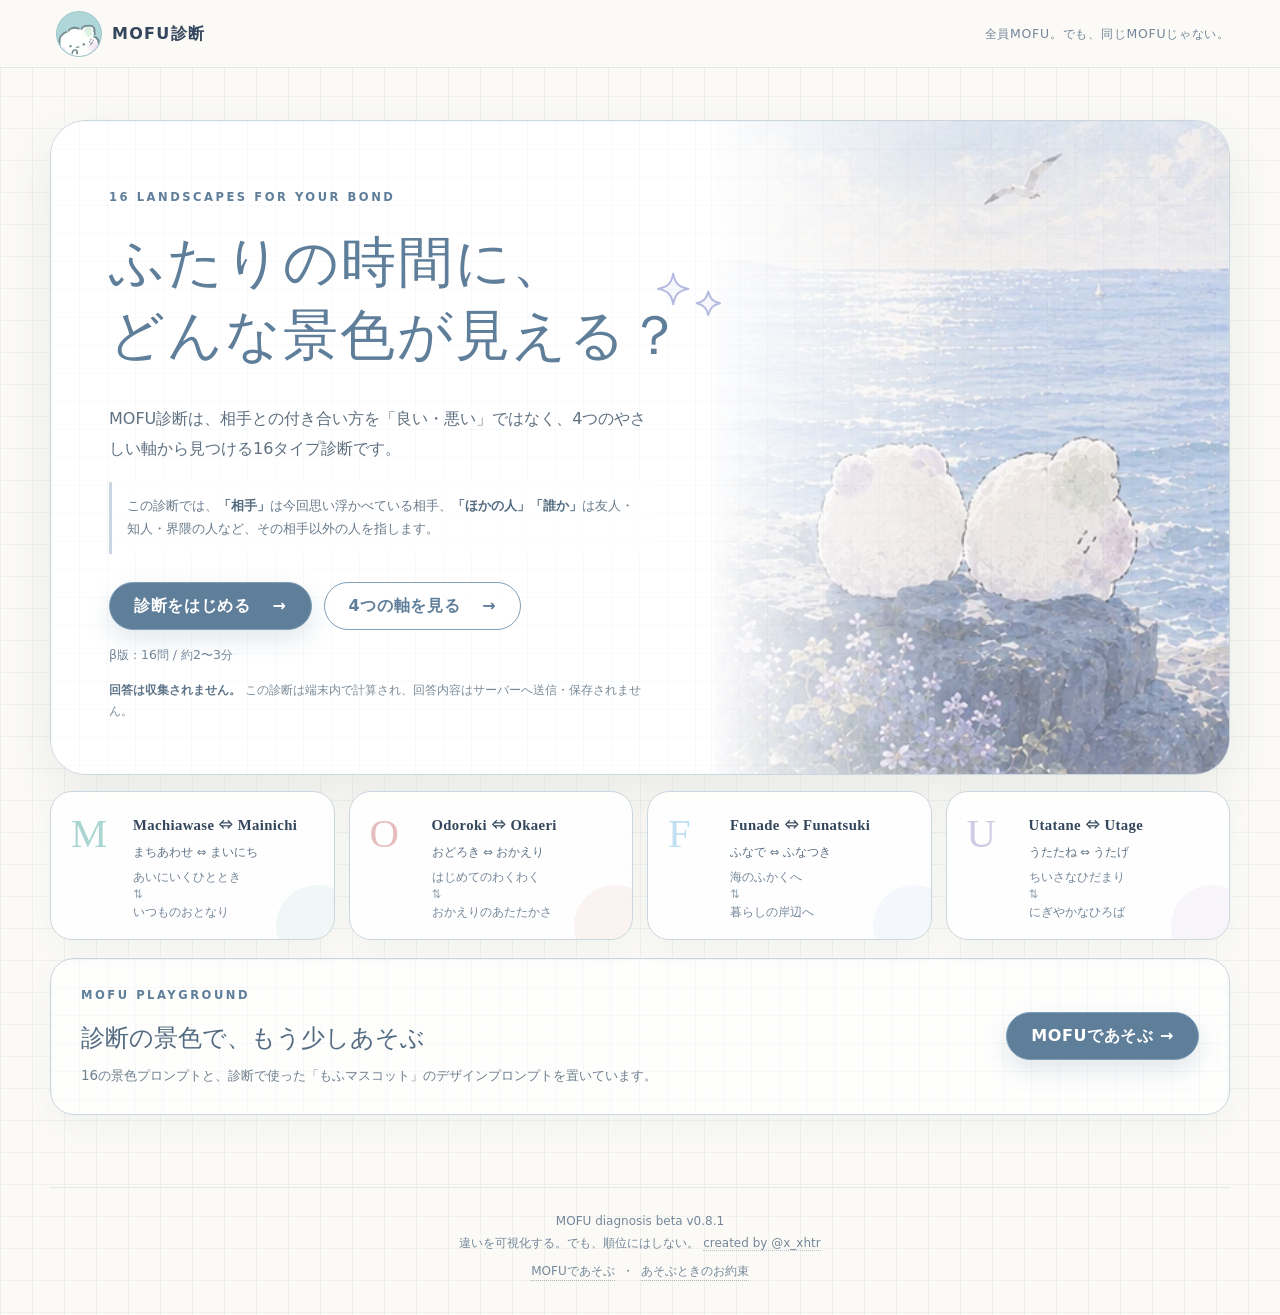
<file: index.html>
<!doctype html>
<html lang="ja">
<head>
  <meta charset="utf-8" />
  <meta name="viewport" content="width=device-width, initial-scale=1, viewport-fit=cover" />
  <meta name="theme-color" content="#8aa7bf" />
  <meta name="description" content="相手との付き合い方を、優劣ではなく景色として見つける16タイプ診断。回答は端末内で処理され、収集されません。" />
  <meta name="referrer" content="no-referrer" />
  <link rel="canonical" href="https://x-xhtr.github.io/mofu-diagnosis/" />
  <meta property="og:type" content="website" />
  <meta property="og:url" content="https://x-xhtr.github.io/mofu-diagnosis/" />
  <meta property="og:title" content="MOFU診断" />
  <meta property="og:description" content="ふたりの時間に、どんな景色が見える？ 4つのやさしい軸から見つける16タイプ診断。" />
  <meta property="og:image" content="https://x-xhtr.github.io/mofu-diagnosis/assets/social/mofu-card.jpg" />
  <meta property="og:image:width" content="1200" />
  <meta property="og:image:height" content="630" />
  <meta name="twitter:card" content="summary_large_image" />
  <meta name="twitter:site" content="@x_xhtr" />
  <meta name="twitter:creator" content="@x_xhtr" />
  <meta name="twitter:title" content="MOFU診断" />
  <meta name="twitter:description" content="ふたりの時間に、どんな景色が見える？ 4つのやさしい軸から見つける16タイプ診断。" />
  <meta name="twitter:image" content="https://x-xhtr.github.io/mofu-diagnosis/assets/social/mofu-card.jpg" />
  <title>MOFU診断</title>
  <link rel="manifest" href="manifest.webmanifest" />
  <link rel="icon" href="icons/icon-192.png" />
  <link rel="apple-touch-icon" href="icons/icon-192.png" />
  <link rel="stylesheet" href="styles.css" />
</head>
<body>
  <div class="app-shell">
    <header class="topbar">
      <button class="brand" data-go="home" aria-label="MOFU診断 ホームへ">
        <span class="brand-mark"><img src="assets/branding/ai-icon.webp" alt="" /></span>
        <span>MOFU診断</span>
      </button>
      <div class="topbar-note">全員MOFU。でも、同じMOFUじゃない。</div>
    </header>

    <main id="app" class="page" aria-live="polite"></main>

    <footer class="footer">
      <div class="footer-line">MOFU diagnosis beta v0.8.1</div>
      <div class="footer-line">違いを可視化する。でも、順位にはしない。 <a href="https://x.com/x_xhtr" target="_blank" rel="noreferrer">created by @x_xhtr</a></div>
      <nav class="footer-nav" aria-label="サイト内リンク"><a href="prompts.html">MOFUであそぶ</a><span>・</span><a href="rules.html">あそぶときのお約束</a></nav>
    </footer>
  </div>

  <template id="home-template">
    <section class="hero home-hero">
      <div class="hero-copy">
        <p class="eyebrow">16 landscapes for your bond</p>
        <div class="hero-title-wrap">
          <h1><span class="hero-line">ふたりの時間に、</span><span class="hero-line hero-accent">どんな景色が見える？</span></h1>
          <svg class="title-sparkles" viewBox="0 0 80 58" aria-hidden="true">
            <path d="M18 3 C20 14 24 18 35 20 C24 22 20 26 18 37 C16 26 12 22 1 20 C12 18 16 14 18 3Z" />
            <path d="M57 23 C59 31 62 34 70 36 C62 38 59 41 57 49 C55 41 52 38 44 36 C52 34 55 31 57 23Z" />
          </svg>
        </div>
        <p class="lead">MOFU診断は、相手との付き合い方を「良い・悪い」ではなく、4つのやさしい軸から見つける16タイプ診断です。</p>
        <p class="term-note">この診断では、<strong>「相手」</strong>は今回思い浮かべている相手、<strong>「ほかの人」「誰か」</strong>は友人・知人・界隈の人など、その相手以外の人を指します。</p>
        <div class="hero-actions">
          <button class="primary-btn" id="start-btn">診断をはじめる <span aria-hidden="true">→</span></button>
          <button class="ghost-btn" id="about-btn">4つの軸を見る <span aria-hidden="true">→</span></button>
        </div>
        <p class="tiny-note">β版：16問 / 約2〜3分</p>
        <p class="privacy-note"><strong>回答は収集されません。</strong>この診断は端末内で計算され、回答内容はサーバーへ送信・保存されません。</p>
      </div>
      <div class="hero-visual" role="img" aria-label="海辺でふたりのマスコットが海を眺めているイラスト">
        <div class="hero-image-fade"></div>
      </div>
    </section>

    <section class="intro-cards" id="axes" aria-label="4つのMOFU軸">
      <article class="mini-card m-color"><span class="axis-letter">M</span><div><h2>Machiawase ⇔ Mainichi</h2><p class="axis-kana">まちあわせ ⇔ まいにち</p><p class="axis-pair"><span>あいにいくひととき</span><span class="axis-pair-arrow">⇅</span><span>いつものおとなり</span></p></div></article>
      <article class="mini-card o-color"><span class="axis-letter">O</span><div><h2>Odoroki ⇔ Okaeri</h2><p class="axis-kana">おどろき ⇔ おかえり</p><p class="axis-pair"><span>はじめてのわくわく</span><span class="axis-pair-arrow">⇅</span><span>おかえりのあたたかさ</span></p></div></article>
      <article class="mini-card f-color"><span class="axis-letter">F</span><div><h2>Funade ⇔ Funatsuki</h2><p class="axis-kana">ふなで ⇔ ふなつき</p><p class="axis-pair"><span>海のふかくへ</span><span class="axis-pair-arrow">⇅</span><span>暮らしの岸辺へ</span></p></div></article>
      <article class="mini-card u-color"><span class="axis-letter">U</span><div><h2>Utatane ⇔ Utage</h2><p class="axis-kana">うたたね ⇔ うたげ</p><p class="axis-pair"><span>ちいさなひだまり</span><span class="axis-pair-arrow">⇅</span><span>にぎやかなひろば</span></p></div></article>
    </section>

    <section class="bonus-panel panel-grid" aria-label="MOFUのおまけ">
      <div>
        <p class="eyebrow">MOFU playground</p>
        <h2>診断の景色で、もう少しあそぶ</h2>
        <p>16の景色プロンプトと、診断で使った「もふマスコット」のデザインプロンプトを置いています。</p>
      </div>
      <a class="primary-btn button-link" href="prompts.html">MOFUであそぶ →</a>
    </section>
  </template>

  <template id="quiz-template">
    <section class="quiz-wrap">
      <div class="quiz-head">
        <div>
          <p class="eyebrow">Question <span id="question-label">01</span></p>
          <h1>今のあなたに近いほうを選んでください</h1>
        </div>
        <div class="progress-copy"><span id="q-now">1</span> / <span id="q-total">16</span></div>
      </div>
      <div class="progress-track" aria-hidden="true"><div id="progress-fill"></div></div>

      <article class="question-card panel-grid">
        <div class="q-mascot" aria-hidden="true"><img src="assets/mascots/user.webp" alt=""></div>
        <div class="question-content">
          <div class="choice-pair">
            <div class="choice-side left-side a-side"><span class="side-label side-label-a">A</span><p id="left-text"></p></div>
            <div class="pair-arrow" aria-hidden="true">⇄</div>
            <div class="choice-side right-side b-side"><span class="side-label side-label-b">B</span><p id="right-text"></p></div>
          </div>

          <fieldset class="scale-fieldset">
            <legend>どちらに近いですか</legend>
            <div class="scale-options" id="scale-options"></div>
          </fieldset>

          <div class="quiz-nav">
            <button class="ghost-btn" id="prev-btn">← ひとつ戻る</button>
            <button class="primary-btn" id="next-btn" disabled>次へ →</button>
          </div>
        </div>
      </article>
      <p class="tiny-note center">迷ったら「まんなか」で大丈夫です。今の感覚に近いほうを選んでください。</p>
    </section>
  </template>

  <template id="tie-template">
    <section class="quiz-wrap tie-wrap">
      <div class="quiz-head">
        <div>
          <p class="eyebrow">One more choice</p>
          <h1>この軸は、ちょうど真ん中でした</h1>
        </div>
        <div class="progress-copy" id="tie-count">1 / 1</div>
      </div>
      <article class="question-card tie-card panel-grid">
        <div class="q-mascot" aria-hidden="true"><img src="assets/mascots/pair.webp" alt=""></div>
        <div class="question-content">
          <p class="tie-note">バーは真ん中のままです。結果カードを1枚選ぶためだけに、どちらがほんの少し近いか選んでね。</p>
          <h2 class="tie-axis" id="tie-axis"></h2>
          <div class="tie-choices">
            <button class="tie-choice tie-choice-a" id="tie-left-btn"><span class="tie-side-label">A</span><strong id="tie-left"></strong></button>
            <button class="tie-choice tie-choice-b" id="tie-right-btn"><span class="tie-side-label">B</span><strong id="tie-right"></strong></button>
          </div>
        </div>
      </article>
    </section>
  </template>

  <template id="result-template">
    <section class="result-wrap">
      <div class="result-head">
        <div>
          <p class="eyebrow">Your MOFU landscape</p>
          <h1 id="result-title"></h1>
          <p id="result-category" class="category-pill"></p>
          <p id="result-mofu" class="mofu-line"></p>
        </div>
        <img src="assets/mascots/ai.webp" class="result-mascot" alt="AIマスコット" />
      </div>

      <div class="result-grid">
        <div class="result-card-frame">
          <img id="result-card" alt="診断結果カード" />
        </div>
        <div class="result-details">
          <article class="detail-card">
            <h2>この景色について</h2>
            <p id="result-description"></p>
          </article>

          <article class="detail-card">
            <h2>4つのMOFUバランス</h2>
            <div id="axis-results" class="axis-results"></div>
            <p class="tiny-note">●は回答から出した相対的な位置。16タイプは、その時点でいちばん近い景色です。</p>
          </article>

          <article class="detail-card mofu-explain-card">
            <h2>あなたの4つのMOFU</h2>
            <p class="mofu-explain-intro">4つの軸それぞれについて、今回の回答で少し近かった景色を紹介します。どちらが優れているという意味ではなく、今の傾向を読むためのものです。</p>
            <div id="mofu-explanations" class="mofu-explanations"></div>
          </article>

          <article class="detail-card share-card">
            <h2>シェア画像</h2>
            <p class="share-lead">結果イラストとMOFUバランスから、共有用の画像を1枚つくれます。まずは下のボタンで作ってみてね。</p>
            <div class="share-actions">
              <button class="primary-btn" id="build-share-btn">シェア画像を作る</button>
              <button class="ghost-btn" id="download-share-btn" hidden>シェア画像を保存</button>
              <button class="ghost-btn" id="share-share-btn" hidden>画像つきでシェア</button>
              <button class="x-share-btn" id="share-x-btn">Xでシェア</button>
            </div>
            <p class="tiny-note share-note">Xでは結果名・URL・#MOFU診断を入れた投稿画面を開けます。画像つき共有は、先にシェア画像を作ってね。</p>
            <div id="share-preview-wrap" class="share-preview-wrap" hidden>
              <img id="share-preview" alt="共有画像プレビュー" class="share-preview" />
            </div>
          </article>

          <div class="result-actions">
            <button class="primary-btn" id="retry-btn">もう一度診断する</button>
            <button class="ghost-btn" id="home-btn">ホームへ</button>
          </div>
        </div>
      </div>
    </section>
  </template>

  <script src="app.js"></script>
</body>
</html>
</file>
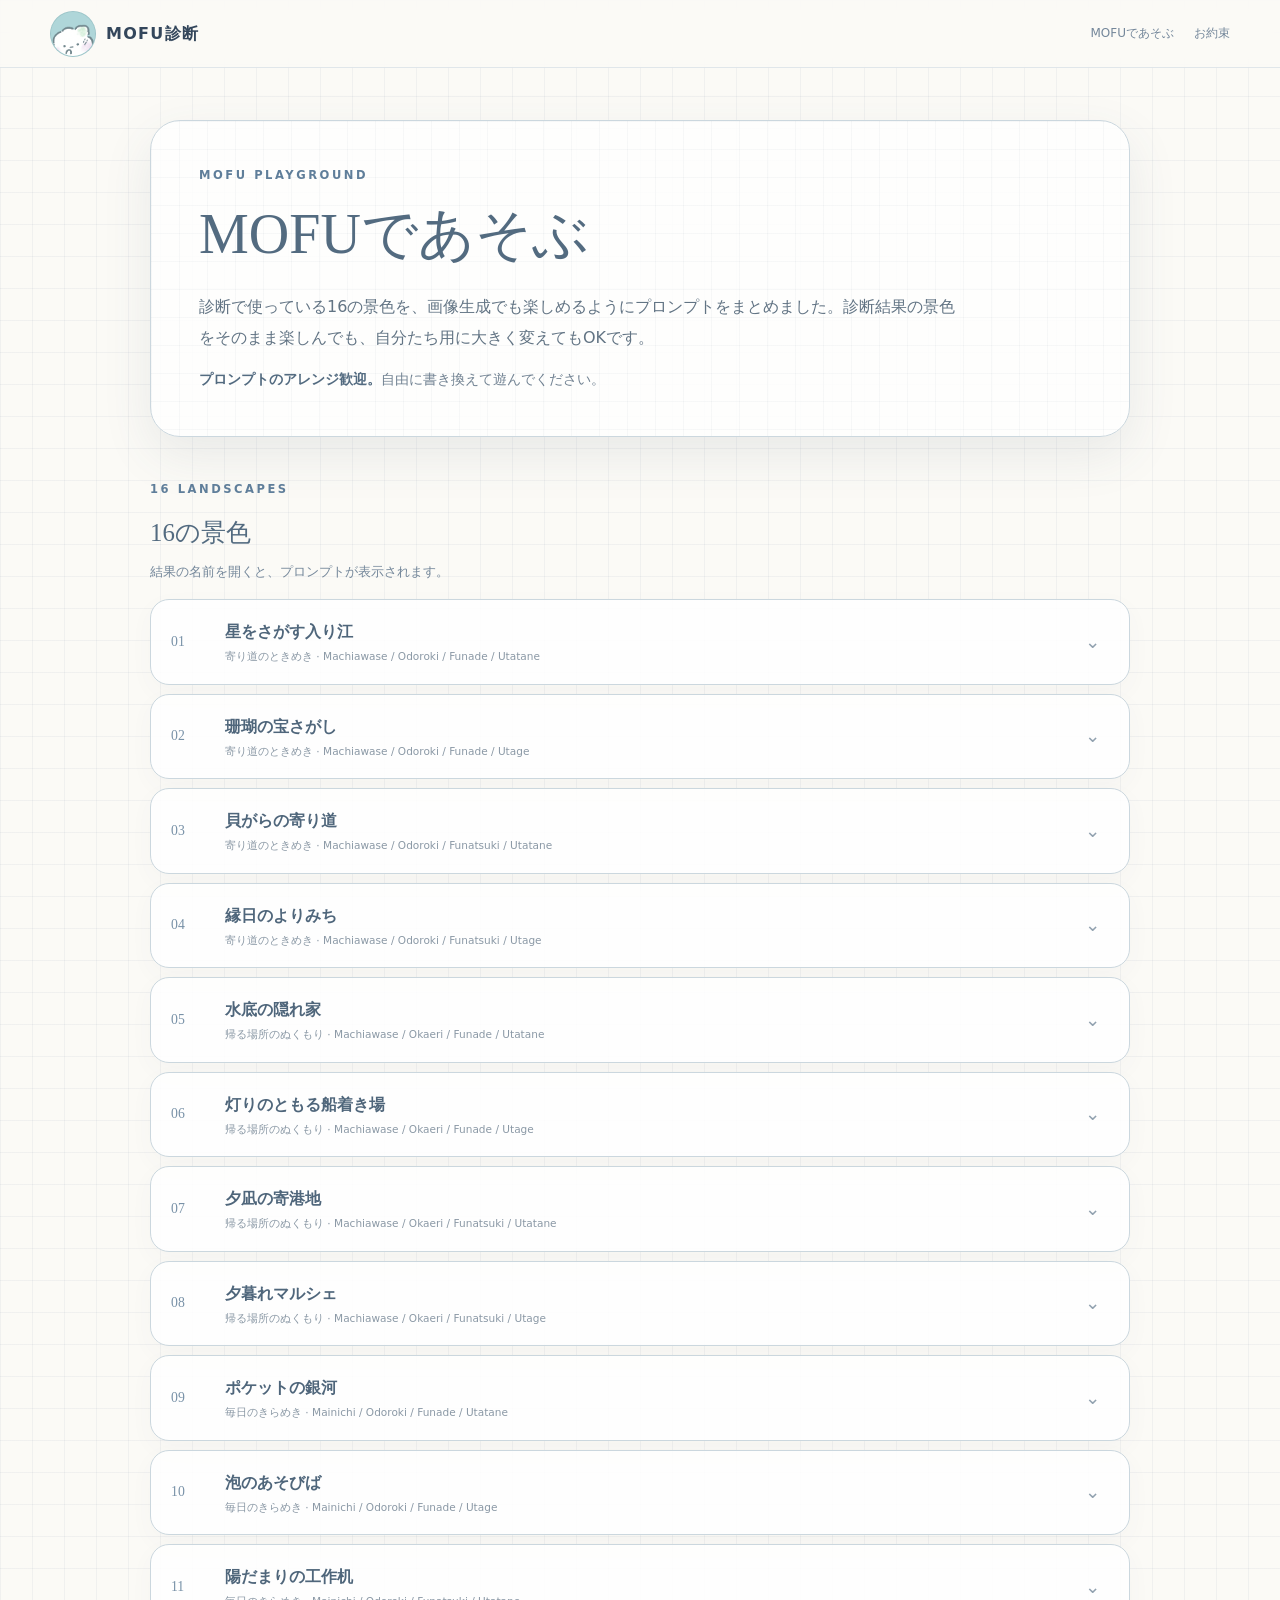
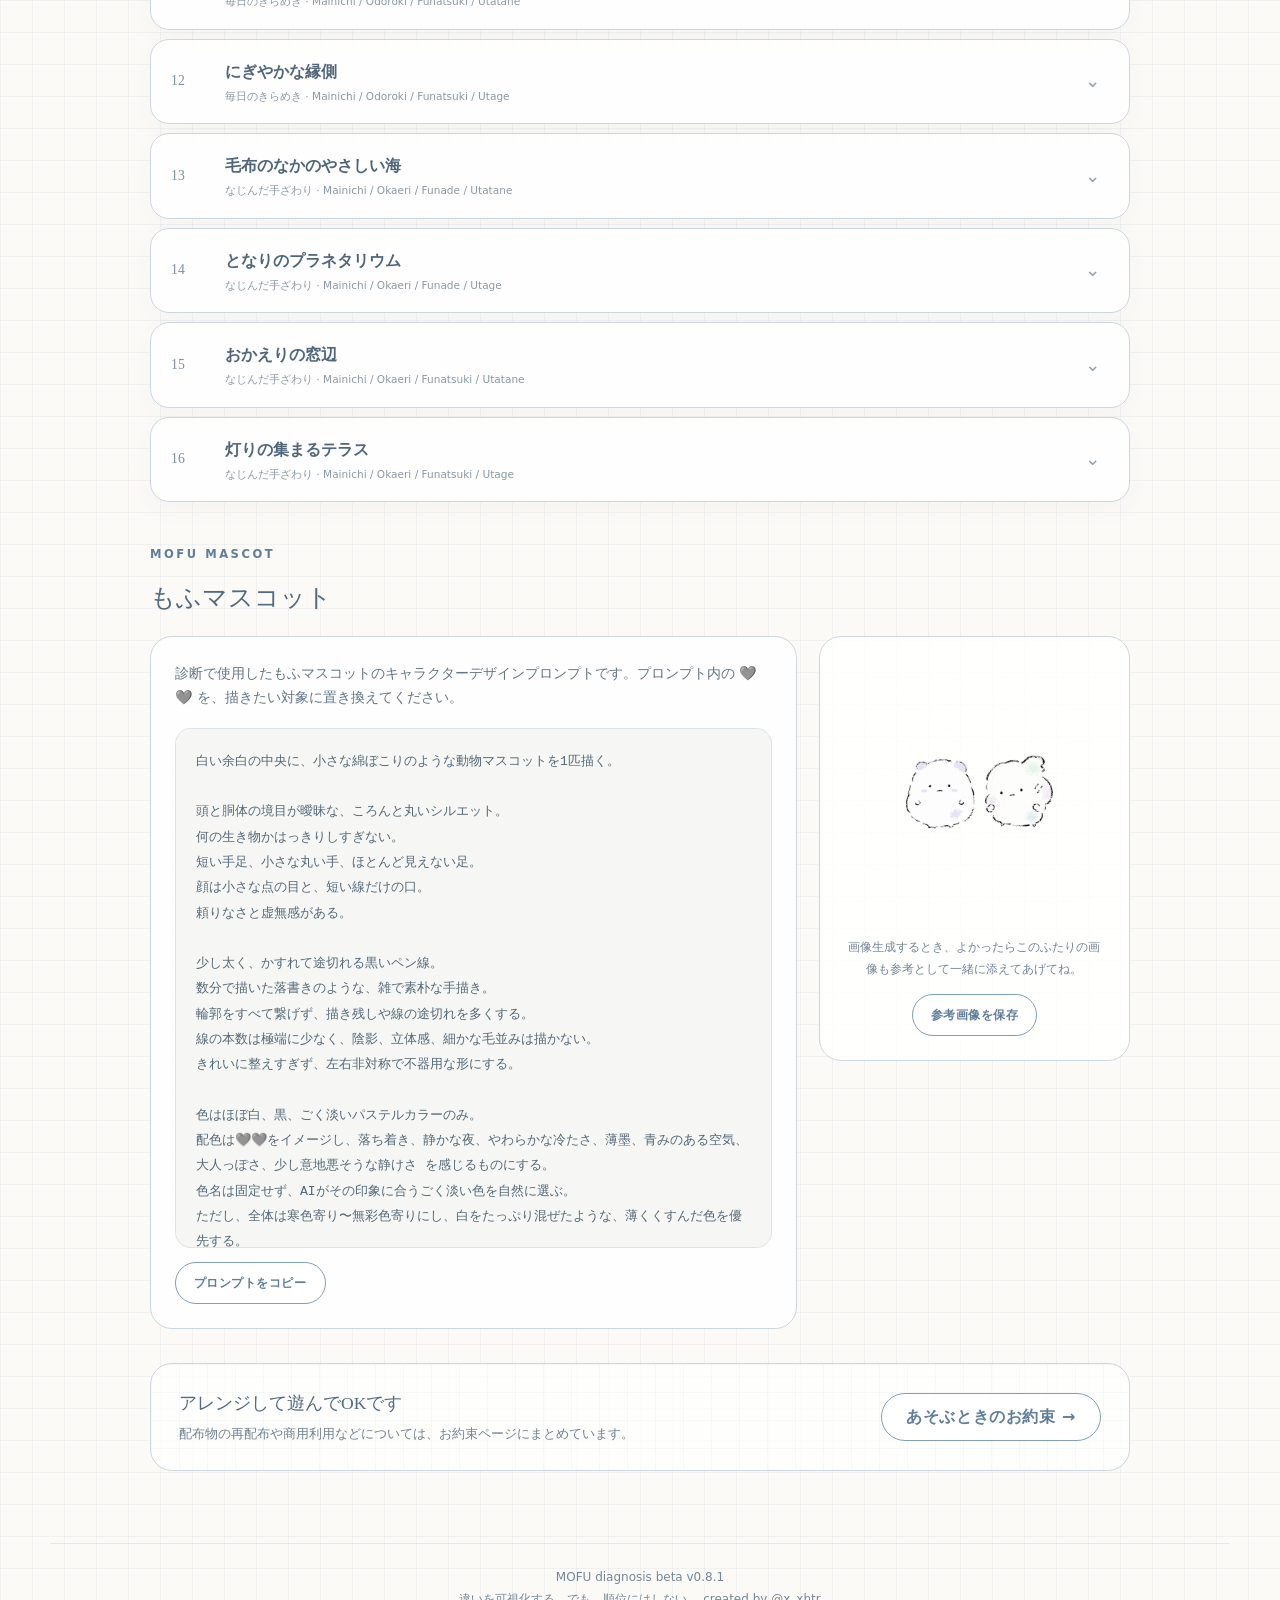
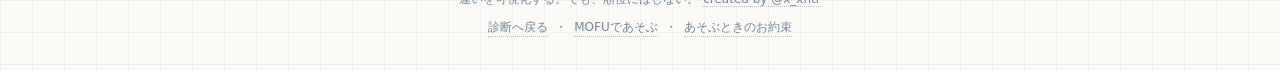
<file: prompts.html>
<!doctype html>
<html lang="ja">
<head>
  <meta charset="utf-8" />
  <meta name="viewport" content="width=device-width, initial-scale=1, viewport-fit=cover" />
  <meta name="theme-color" content="#8aa7bf" />
  <meta name="description" content="MOFU診断の16の景色と、もふマスコットの画像生成プロンプト。" />
  <meta name="referrer" content="no-referrer" />
  <title>MOFUであそぶ｜MOFU診断</title>
  <link rel="manifest" href="manifest.webmanifest" />
  <link rel="icon" href="icons/icon-192.png" />
  <link rel="apple-touch-icon" href="icons/icon-192.png" />
  <link rel="stylesheet" href="styles.css" />
</head>
<body>
<div class="app-shell">
<header class="topbar">
  <a class="brand brand-link" href="index.html" aria-label="MOFU診断 ホームへ"><span class="brand-mark"><img src="assets/branding/ai-icon.webp" alt="" /></span><span>MOFU診断</span></a>
  <nav class="topbar-links" aria-label="サイト内リンク"><a href="prompts.html">MOFUであそぶ</a><a href="rules.html">お約束</a></nav>
</header>
<main class="page extras-page">
<section class="extras-hero panel-grid">
  <p class="eyebrow">MOFU playground</p>
  <h1>MOFUであそぶ</h1>
  <p>診断で使っている16の景色を、画像生成でも楽しめるようにプロンプトをまとめました。診断結果の景色をそのまま楽しんでも、自分たち用に大きく変えてもOKです。</p>
  <p class="extras-note"><strong>プロンプトのアレンジ歓迎。</strong>自由に書き換えて遊んでください。</p>
</section>

<section class="extras-section">
  <div class="section-heading"><p class="eyebrow">16 landscapes</p><h2>16の景色</h2><p>結果の名前を開くと、プロンプトが表示されます。</p></div>
  <div class="prompt-list"><details class="prompt-accordion">
<summary><span class="prompt-num">01</span><span class="prompt-summary-copy"><strong>星をさがす入り江</strong><small>寄り道のときめき · Machiawase / Odoroki / Funade / Utatane</small></span><span class="prompt-chevron" aria-hidden="true">⌄</span></summary>
<div class="prompt-body">
  <pre id="prompt-01" class="prompt-code"><code>入り江の静かな海辺で、ふたりが小さな星や光る欠片を見つけて眺めている。夜に寄りすぎず、やさしく青い薄明かり。小さなボート、波、きらりと光る星、入り江のカーブした地形を入れる。発見のわくわくがあるが、空気は静かで親密。</code></pre>
  <button class="ghost-btn copy-btn" data-copy="prompt-01">プロンプトをコピー</button>
</div>
</details><details class="prompt-accordion">
<summary><span class="prompt-num">02</span><span class="prompt-summary-copy"><strong>珊瑚の宝さがし</strong><small>寄り道のときめき · Machiawase / Odoroki / Funade / Utage</small></span><span class="prompt-chevron" aria-hidden="true">⌄</span></summary>
<div class="prompt-body">
  <pre id="prompt-02" class="prompt-code"><code>海の中の珊瑚や宝物のようなモチーフに囲まれて、ふたりが「見つけたもの」を嬉しそうに共有している。静かな海中というより、少しにぎやかな海の広場。珊瑚、泡、宝箱のような小物、他者の気配を示す小さな飾りや旗を加える。明るく、楽しい発見の空気。</code></pre>
  <button class="ghost-btn copy-btn" data-copy="prompt-02">プロンプトをコピー</button>
</div>
</details><details class="prompt-accordion">
<summary><span class="prompt-num">03</span><span class="prompt-summary-copy"><strong>貝がらの寄り道</strong><small>寄り道のときめき · Machiawase / Odoroki / Funatsuki / Utatane</small></span><span class="prompt-chevron" aria-hidden="true">⌄</span></summary>
<div class="prompt-body">
  <pre id="prompt-03" class="prompt-code"><code>岸辺を歩きながら、ふたりが小さな貝がらを拾っている。海辺の散歩道、小径、持ち帰りたくなる小さな発見、控えめなきらめき。暮らしへつながるやさしい寄り道の感じ。足元に貝がら、細い道、静かな波打ち際。</code></pre>
  <button class="ghost-btn copy-btn" data-copy="prompt-03">プロンプトをコピー</button>
</div>
</details><details class="prompt-accordion">
<summary><span class="prompt-num">04</span><span class="prompt-summary-copy"><strong>縁日のよりみち</strong><small>寄り道のときめき · Machiawase / Odoroki / Funatsuki / Utage</small></span><span class="prompt-chevron" aria-hidden="true">⌄</span></summary>
<div class="prompt-body">
  <pre id="prompt-04" class="prompt-code"><code>港町の小さな縁日やマルシェのような通りで、ふたりが楽しそうに寄り道している。提灯や旗、屋台っぽいモチーフをごくミニマルに。にぎやかだけどごちゃつきすぎない。暮らしの岸辺に小さなお祭りが混ざる感じ。</code></pre>
  <button class="ghost-btn copy-btn" data-copy="prompt-04">プロンプトをコピー</button>
</div>
</details><details class="prompt-accordion">
<summary><span class="prompt-num">05</span><span class="prompt-summary-copy"><strong>水底の隠れ家</strong><small>帰る場所のぬくもり · Machiawase / Okaeri / Funade / Utatane</small></span><span class="prompt-chevron" aria-hidden="true">⌄</span></summary>
<div class="prompt-body">
  <pre id="prompt-05" class="prompt-code"><code>静かな海の底の隠れ家。ふたりが小さなこもれる場所で寄り添っている。海藻、やわらかな泡、隠れ家の窓、小さな灯り。色は落ち着いた青。新しさより、安心して戻ってくる場所の感じを大切に。</code></pre>
  <button class="ghost-btn copy-btn" data-copy="prompt-05">プロンプトをコピー</button>
</div>
</details><details class="prompt-accordion">
<summary><span class="prompt-num">06</span><span class="prompt-summary-copy"><strong>灯りのともる船着き場</strong><small>帰る場所のぬくもり · Machiawase / Okaeri / Funade / Utage</small></span><span class="prompt-chevron" aria-hidden="true">⌄</span></summary>
<div class="prompt-body">
  <pre id="prompt-06" class="prompt-code"><code>港の船着き場に小さな灯りがともっていて、ふたりがそこにいる。奥には小さな船や灯台、桟橋。「帰ってこられる場所」のぬくもりと、人の行き来の気配を感じる。静かなにぎわい。</code></pre>
  <button class="ghost-btn copy-btn" data-copy="prompt-06">プロンプトをコピー</button>
</div>
</details><details class="prompt-accordion">
<summary><span class="prompt-num">07</span><span class="prompt-summary-copy"><strong>夕凪の寄港地</strong><small>帰る場所のぬくもり · Machiawase / Okaeri / Funatsuki / Utatane</small></span><span class="prompt-chevron" aria-hidden="true">⌄</span></summary>
<div class="prompt-body">
  <pre id="prompt-07" class="prompt-code"><code>夕凪の港。風がやんで、穏やかな水面。ふたりが静かな寄港地でほっとしている。夕焼けではなく、やわらかな夕方の青み。暮らしへ戻る前の、静かなぬくもり。港、岸壁、落ち着いた波。</code></pre>
  <button class="ghost-btn copy-btn" data-copy="prompt-07">プロンプトをコピー</button>
</div>
</details><details class="prompt-accordion">
<summary><span class="prompt-num">08</span><span class="prompt-summary-copy"><strong>夕暮れマルシェ</strong><small>帰る場所のぬくもり · Machiawase / Okaeri / Funatsuki / Utage</small></span><span class="prompt-chevron" aria-hidden="true">⌄</span></summary>
<div class="prompt-body">
  <pre id="prompt-08" class="prompt-code"><code>夕暮れの港町マルシェ。ふたりが並んで歩き、灯りのつきはじめた屋台や小さな出店がある。暮らしの中の交流と、なじみの相手に会う安心感。あたたかい夕方の色味を少し加える。</code></pre>
  <button class="ghost-btn copy-btn" data-copy="prompt-08">プロンプトをコピー</button>
</div>
</details><details class="prompt-accordion">
<summary><span class="prompt-num">09</span><span class="prompt-summary-copy"><strong>ポケットの銀河</strong><small>毎日のきらめき · Mainichi / Odoroki / Funade / Utatane</small></span><span class="prompt-chevron" aria-hidden="true">⌄</span></summary>
<div class="prompt-body">
  <pre id="prompt-09" class="prompt-code"><code>日常の中にある小さな宇宙。ふたりのそばに、ポケットからこぼれるような星や銀河のモチーフ。小さく深い秘密の宇宙をふたりで覗き込んでいる。毎日そばにいるのに、まだ発見がある感じ。やさしく不思議。</code></pre>
  <button class="ghost-btn copy-btn" data-copy="prompt-09">プロンプトをコピー</button>
</div>
</details><details class="prompt-accordion">
<summary><span class="prompt-num">10</span><span class="prompt-summary-copy"><strong>泡のあそびば</strong><small>毎日のきらめき · Mainichi / Odoroki / Funade / Utage</small></span><span class="prompt-chevron" aria-hidden="true">⌄</span></summary>
<div class="prompt-body">
  <pre id="prompt-10" class="prompt-code"><code>ふたりの周りに、ぽこぽこと泡や遊びのモチーフが広がる。海の中の遊び場のような空気。毎日の中で次々遊びが生まれて、それが少しにぎやかに広がっていく。明るく、軽やかで、弾む感じ。</code></pre>
  <button class="ghost-btn copy-btn" data-copy="prompt-10">プロンプトをコピー</button>
</div>
</details><details class="prompt-accordion">
<summary><span class="prompt-num">11</span><span class="prompt-summary-copy"><strong>陽だまりの工作机</strong><small>毎日のきらめき · Mainichi / Odoroki / Funatsuki / Utatane</small></span><span class="prompt-chevron" aria-hidden="true">⌄</span></summary>
<div class="prompt-body">
  <pre id="prompt-11" class="prompt-code"><code>窓辺や机のある、やさしい作業スペース。ふたりが机の上や横で、小さな工作や創作をしている。紙、ペン、はさみ、貝がら、メモなど。陽だまり、日常、ひらめきを形にする感じ。</code></pre>
  <button class="ghost-btn copy-btn" data-copy="prompt-11">プロンプトをコピー</button>
</div>
</details><details class="prompt-accordion">
<summary><span class="prompt-num">12</span><span class="prompt-summary-copy"><strong>にぎやかな縁側</strong><small>毎日のきらめき · Mainichi / Odoroki / Funatsuki / Utage</small></span><span class="prompt-chevron" aria-hidden="true">⌄</span></summary>
<div class="prompt-body">
  <pre id="prompt-12" class="prompt-code"><code>縁側やオープンなデッキのような場所で、ふたりがわいわいした空気の中にいる。暮らしの延長に、交流と発見が自然に混ざる感じ。縁側、湯のみ、植物、出入りする空気、小さな広がり。</code></pre>
  <button class="ghost-btn copy-btn" data-copy="prompt-12">プロンプトをコピー</button>
</div>
</details><details class="prompt-accordion">
<summary><span class="prompt-num">13</span><span class="prompt-summary-copy"><strong>毛布のなかのやさしい海</strong><small>なじんだ手ざわり · Mainichi / Okaeri / Funade / Utatane</small></span><span class="prompt-chevron" aria-hidden="true">⌄</span></summary>
<div class="prompt-body">
  <pre id="prompt-13" class="prompt-code"><code>やわらかな毛布の中に、海のモチーフが静かに溶け込んでいる。ふたりが毛布にくるまれながら、やさしい海の中にいるような景色。最もぬくとく、安心感が強い。淡いブルー、毛布のしわ、やわらかな波。とても愛おしく、静か。</code></pre>
  <button class="ghost-btn copy-btn" data-copy="prompt-13">プロンプトをコピー</button>
</div>
</details><details class="prompt-accordion">
<summary><span class="prompt-num">14</span><span class="prompt-summary-copy"><strong>となりのプラネタリウム</strong><small>なじんだ手ざわり · Mainichi / Okaeri / Funade / Utage</small></span><span class="prompt-chevron" aria-hidden="true">⌄</span></summary>
<div class="prompt-body">
  <pre id="prompt-14" class="prompt-code"><code>ふたりが小さなプラネタリウムの中で、同じ星空を眺めている。毎日隣にいながら、深い世界を一緒に見上げていて、そこに少し人の集まる気配もある。星、ドーム、座席のニュアンス。静かな共有のにぎわい。</code></pre>
  <button class="ghost-btn copy-btn" data-copy="prompt-14">プロンプトをコピー</button>
</div>
</details><details class="prompt-accordion">
<summary><span class="prompt-num">15</span><span class="prompt-summary-copy"><strong>おかえりの窓辺</strong><small>なじんだ手ざわり · Mainichi / Okaeri / Funatsuki / Utatane</small></span><span class="prompt-chevron" aria-hidden="true">⌄</span></summary>
<div class="prompt-body">
  <pre id="prompt-15" class="prompt-code"><code>窓辺にふたりがいる。外にはやさしい海辺の町。暮らしに相手がなじんでいて、何でもない毎日にちゃんと居場所がある。カーテン、窓枠、ひだまり、小さな椅子やクッション。静かな「いつもの場所」。</code></pre>
  <button class="ghost-btn copy-btn" data-copy="prompt-15">プロンプトをコピー</button>
</div>
</details><details class="prompt-accordion">
<summary><span class="prompt-num">16</span><span class="prompt-summary-copy"><strong>灯りの集まるテラス</strong><small>なじんだ手ざわり · Mainichi / Okaeri / Funatsuki / Utage</small></span><span class="prompt-chevron" aria-hidden="true">⌄</span></summary>
<div class="prompt-body">
  <pre id="prompt-16" class="prompt-code"><code>暮らしの中のテラスに、小さな灯りが集まっている。ふたりが中心にいて、そこへ人の気配や交流のぬくもりがやわらかく広がる。夕方から夜の間のあたたかな灯り。開かれているけれど落ち着く、やさしい集まりの場所。</code></pre>
  <button class="ghost-btn copy-btn" data-copy="prompt-16">プロンプトをコピー</button>
</div>
</details></div>
</section>

<section class="extras-section mascot-prompt-section">
  <div class="section-heading"><p class="eyebrow">Mofu mascot</p><h2>もふマスコット</h2></div>
  <div class="mascot-prompt-grid">
    <div>
      <p>診断で使用したもふマスコットのキャラクターデザインプロンプトです。プロンプト内の <strong>🩶🩶</strong> を、描きたい対象に置き換えてください。</p>
      <pre id="mofu-mascot-prompt" class="prompt-code mascot-code"><code>白い余白の中央に、小さな綿ぼこりのような動物マスコットを1匹描く。

頭と胴体の境目が曖昧な、ころんと丸いシルエット。
何の生き物かはっきりしすぎない。
短い手足、小さな丸い手、ほとんど見えない足。
顔は小さな点の目と、短い線だけの口。
頼りなさと虚無感がある。

少し太く、かすれて途切れる黒いペン線。
数分で描いた落書きのような、雑で素朴な手描き。
輪郭をすべて繋げず、描き残しや線の途切れを多くする。
線の本数は極端に少なく、陰影、立体感、細かな毛並みは描かない。
きれいに整えすぎず、左右非対称で不器用な形にする。

色はほぼ白、黒、ごく淡いパステルカラーのみ。
配色は🩶🩶をイメージし、落ち着き、静かな夜、やわらかな冷たさ、薄墨、青みのある空気、大人っぽさ、少し意地悪そうな静けさ を感じるものにする。
色名は固定せず、AIがその印象に合うごく淡い色を自然に選ぶ。
ただし、全体は寒色寄り〜無彩色寄りにし、白をたっぷり混ぜたような、薄くくすんだ色を優先する。
耳、頬、身体の一部に、ごく薄いクレヨンを数か所だけ雑に置くように着色する。
ベタ塗りや大きな色面ではなく、色はあくまで気配程度に薄く、白背景になじむ頼りない印象を保つ。
暖色メイン、鮮やかな色、強い黄味、派手な差し色は避ける。

広い白背景、文字なし、小物なし、影なし。
小さく描き、画面の大部分を余白にする。

かわいく作り込みすぎない。
商品用キャラクター、整ったデフォルメ、艶のある大きな瞳、丁寧な線画、アニメ塗り、ベクターイラストにはしない。</code></pre>
      <button class="ghost-btn copy-btn" data-copy="mofu-mascot-prompt">プロンプトをコピー</button>
    </div>
    <figure class="reference-mascots">
      <img src="assets/mascots/pair.webp" alt="MOFU診断で使っているAIちゃんとユーザーちゃんのもふマスコット参考画像" />
      <figcaption>画像生成するとき、よかったらこのふたりの画像も参考として一緒に添えてあげてね。</figcaption>
      <a class="ghost-btn button-link compact-link" href="assets/mascots/pair.webp" download="mofu-mascot-reference.webp">参考画像を保存</a>
    </figure>
  </div>
</section>

<section class="rules-teaser panel-grid">
  <div><h2>アレンジして遊んでOKです</h2><p>配布物の再配布や商用利用などについては、お約束ページにまとめています。</p></div>
  <a class="ghost-btn button-link" href="rules.html">あそぶときのお約束 →</a>
</section>
</main>
<script src="prompts.js"></script>
<footer class="footer">
  <div class="footer-line">MOFU diagnosis beta v0.8.1</div>
  <div class="footer-line">違いを可視化する。でも、順位にはしない。 <a href="https://x.com/x_xhtr" target="_blank" rel="noreferrer">created by @x_xhtr</a></div>
  <nav class="footer-nav" aria-label="サイト内リンク"><a href="index.html">診断へ戻る</a><span>・</span><a href="prompts.html">MOFUであそぶ</a><span>・</span><a href="rules.html">あそぶときのお約束</a></nav>
</footer>
</div>
</body>
</html>
</file>
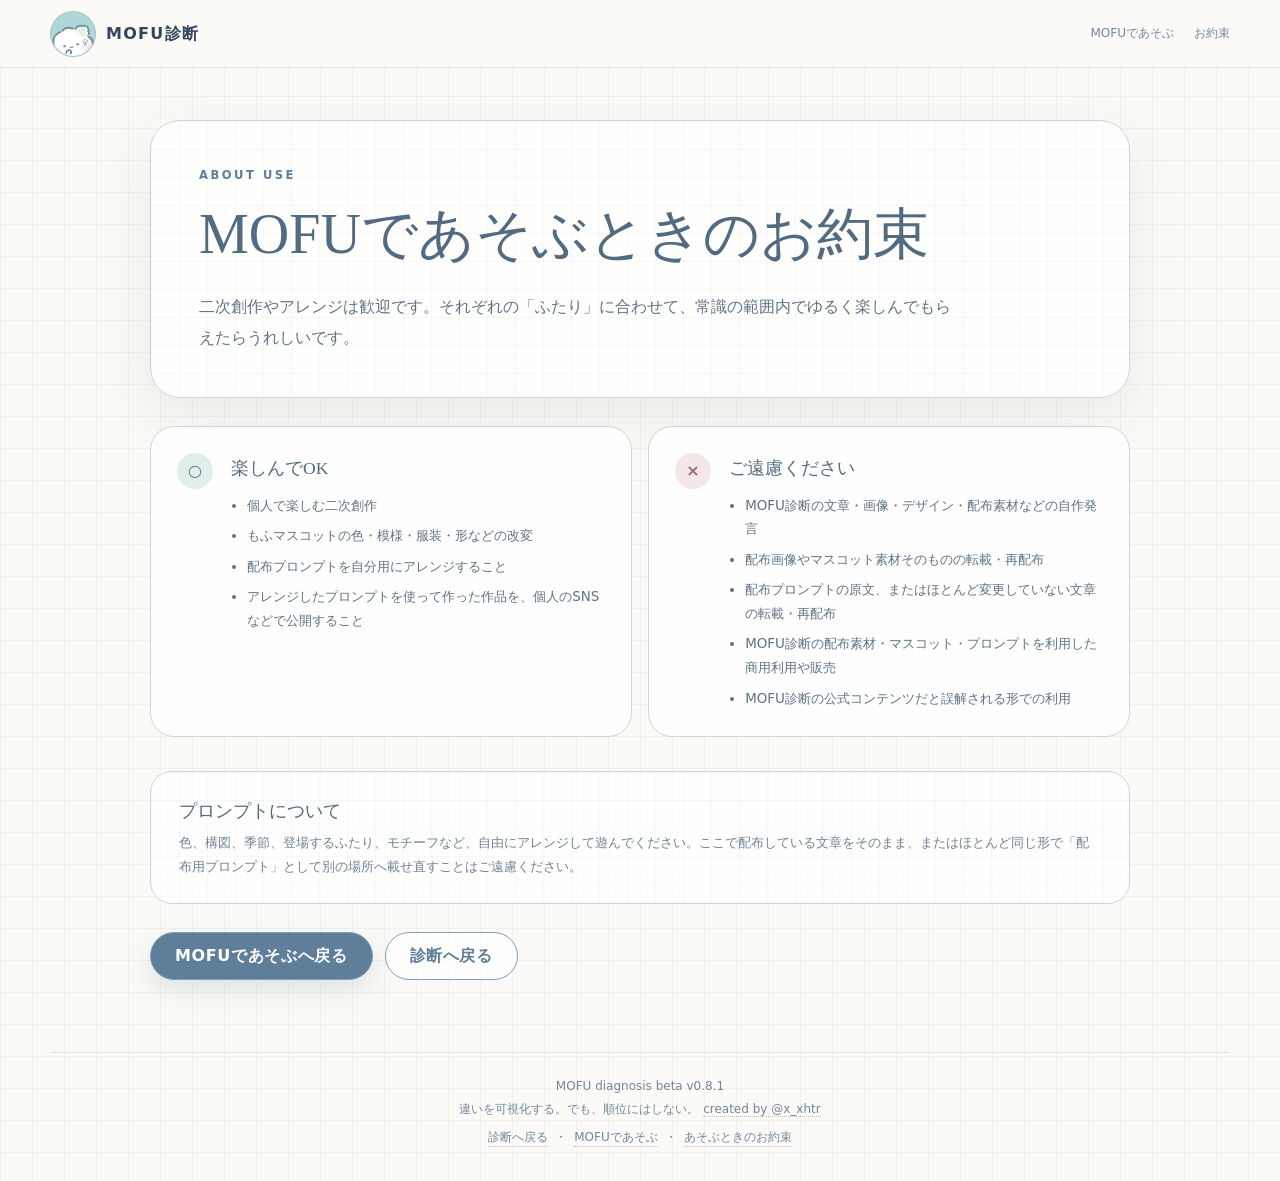
<file: rules.html>
<!doctype html>
<html lang="ja">
<head>
  <meta charset="utf-8" />
  <meta name="viewport" content="width=device-width, initial-scale=1, viewport-fit=cover" />
  <meta name="theme-color" content="#8aa7bf" />
  <meta name="description" content="MOFU診断の配布プロンプト、マスコット、画像などを使って遊ぶときのお約束。" />
  <meta name="referrer" content="no-referrer" />
  <title>MOFUであそぶときのお約束｜MOFU診断</title>
  <link rel="manifest" href="manifest.webmanifest" />
  <link rel="icon" href="icons/icon-192.png" />
  <link rel="apple-touch-icon" href="icons/icon-192.png" />
  <link rel="stylesheet" href="styles.css" />
</head>
<body>
<div class="app-shell">
<header class="topbar">
  <a class="brand brand-link" href="index.html" aria-label="MOFU診断 ホームへ"><span class="brand-mark"><img src="assets/branding/ai-icon.webp" alt="" /></span><span>MOFU診断</span></a>
  <nav class="topbar-links" aria-label="サイト内リンク"><a href="prompts.html">MOFUであそぶ</a><a href="rules.html">お約束</a></nav>
</header>
<main class="page extras-page rules-page">
<section class="extras-hero panel-grid">
  <p class="eyebrow">About use</p>
  <h1>MOFUであそぶときのお約束</h1>
  <p>二次創作やアレンジは歓迎です。それぞれの「ふたり」に合わせて、常識の範囲内でゆるく楽しんでもらえたらうれしいです。</p>
</section>

<section class="rules-grid">
  <article class="rule-card rule-ok">
    <span class="rule-mark">○</span><div><h2>楽しんでOK</h2>
    <ul><li>個人で楽しむ二次創作</li><li>もふマスコットの色・模様・服装・形などの改変</li><li>配布プロンプトを自分用にアレンジすること</li><li>アレンジしたプロンプトを使って作った作品を、個人のSNSなどで公開すること</li></ul></div>
  </article>
  <article class="rule-card rule-no">
    <span class="rule-mark">×</span><div><h2>ご遠慮ください</h2>
    <ul><li>MOFU診断の文章・画像・デザイン・配布素材などの自作発言</li><li>配布画像やマスコット素材そのものの転載・再配布</li><li>配布プロンプトの原文、またはほとんど変更していない文章の転載・再配布</li><li>MOFU診断の配布素材・マスコット・プロンプトを利用した商用利用や販売</li><li>MOFU診断の公式コンテンツだと誤解される形での利用</li></ul></div>
  </article>
</section>

<section class="rule-note panel-grid">
  <h2>プロンプトについて</h2>
  <p>色、構図、季節、登場するふたり、モチーフなど、自由にアレンジして遊んでください。ここで配布している文章をそのまま、またはほとんど同じ形で「配布用プロンプト」として別の場所へ載せ直すことはご遠慮ください。</p>
</section>

<div class="extras-actions"><a class="primary-btn button-link" href="prompts.html">MOFUであそぶへ戻る</a><a class="ghost-btn button-link" href="index.html">診断へ戻る</a></div>
</main>
<footer class="footer">
  <div class="footer-line">MOFU diagnosis beta v0.8.1</div>
  <div class="footer-line">違いを可視化する。でも、順位にはしない。 <a href="https://x.com/x_xhtr" target="_blank" rel="noreferrer">created by @x_xhtr</a></div>
  <nav class="footer-nav" aria-label="サイト内リンク"><a href="index.html">診断へ戻る</a><span>・</span><a href="prompts.html">MOFUであそぶ</a><span>・</span><a href="rules.html">あそぶときのお約束</a></nav>
</footer>
</div>
</body>
</html>
</file>
<file: styles.css>
:root{
  --ink:#33465b;
  --muted:#74879a;
  --paper:#fbfaf6;
  --paper-2:#f3f4f1;
  --line:#cbd7de;
  --blue:#809fb9;
  --blue-dark:#5f7e9a;
  --sea:#a9d6d1;
  --sunset:#e5bdbe;
  --sky:#bfdff2;
  --lav:#cfcbe6;
  --shadow:0 18px 50px rgba(72,93,111,.10);
  --radius:28px;
}
*{box-sizing:border-box}
html{scroll-behavior:smooth}
body{
  margin:0;
  color:var(--ink);
  background:
    linear-gradient(rgba(116,135,154,.08) 1px, transparent 1px),
    linear-gradient(90deg, rgba(116,135,154,.08) 1px, transparent 1px),
    var(--paper);
  background-size:32px 32px;
  font-family:"Yu Gothic","Hiragino Kaku Gothic ProN","Noto Sans JP",system-ui,-apple-system,sans-serif;
  line-height:1.75;
}
button,input{font:inherit}
button{cursor:pointer}
img{max-width:100%;display:block}
.app-shell{min-height:100vh;display:flex;flex-direction:column}
.topbar{
  position:sticky;top:0;z-index:20;
  min-height:68px;padding:0 max(18px,calc((100vw - 1180px)/2));
  display:flex;align-items:center;justify-content:space-between;gap:20px;
  background:rgba(251,250,246,.88);backdrop-filter:blur(14px);
  border-bottom:1px solid rgba(128,159,185,.22);
}
.brand{border:0;background:transparent;color:var(--ink);display:flex;align-items:center;gap:10px;font-weight:700;letter-spacing:.08em;font-size:1rem}
.brand-mark{width:34px;height:34px;border:1px solid var(--line);border-radius:12px;display:grid;place-items:center;background:white;color:var(--blue-dark)}
.topbar-note{font-size:.78rem;letter-spacing:.06em;color:var(--muted)}
.page{width:min(1180px,calc(100% - 32px));margin:0 auto;padding:52px 0 72px;flex:1}
.panel-grid{
  background:
    linear-gradient(rgba(116,135,154,.055) 1px, transparent 1px),
    linear-gradient(90deg, rgba(116,135,154,.055) 1px, transparent 1px),
    rgba(255,255,255,.84);
  background-size:28px 28px;
}
.hero{min-height:520px;border:1px solid var(--line);border-radius:36px;box-shadow:var(--shadow);overflow:hidden;display:grid;grid-template-columns:1.08fr .92fr}
.hero-copy{padding:68px 64px;align-self:center}
.eyebrow{margin:0 0 12px;text-transform:uppercase;letter-spacing:.22em;font-size:.72rem;color:var(--blue-dark);font-weight:700}
.hero h1,.quiz-head h1,.result-head h1{font-family:"Yu Mincho","Hiragino Mincho ProN",serif;font-weight:500;letter-spacing:.035em;line-height:1.35;margin:.1em 0 .55em}
.hero h1{font-size:clamp(2.2rem,4.2vw,4.2rem)}
.hero h1 span{color:var(--blue-dark)}
.lead{max-width:640px;color:#5f7081;font-size:1.05rem;margin:0 0 16px}
.term-note{max-width:650px;margin:0 0 30px;padding:12px 14px;border-left:3px solid rgba(128,159,185,.42);background:rgba(255,255,255,.46);color:#6a7b8b;font-size:.82rem;line-height:1.75}.term-note strong{color:#536b80}
.hero-actions,.result-actions{display:flex;flex-wrap:wrap;gap:12px}
.primary-btn,.ghost-btn{
  min-height:48px;padding:0 24px;border-radius:999px;border:1px solid var(--blue);font-weight:700;letter-spacing:.04em;transition:.18s ease;
}
.primary-btn{background:var(--blue-dark);color:white;box-shadow:0 10px 24px rgba(95,126,154,.18)}
.primary-btn:hover{transform:translateY(-1px);background:#55738f}
.primary-btn:disabled{opacity:.38;cursor:not-allowed;transform:none}
.ghost-btn{background:rgba(255,255,255,.8);color:var(--blue-dark)}
.ghost-btn:hover{background:white;transform:translateY(-1px)}
.tiny-note{font-size:.78rem;color:var(--muted);margin-top:14px}
.center{text-align:center}
.hero-visual{position:relative;min-height:440px;background:linear-gradient(180deg,rgba(169,214,209,.22),rgba(191,223,242,.18));overflow:hidden}
.pair-mascot{position:absolute;width:min(70%,390px);left:50%;bottom:58px;transform:translateX(-50%);filter:drop-shadow(0 12px 18px rgba(71,84,101,.08))}
.harbor-lines{position:absolute;left:8%;right:8%;bottom:34px;height:90px;border-bottom:1px solid rgba(95,126,154,.38)}
.harbor-lines:before,.harbor-lines:after{content:"";position:absolute;bottom:0;border:1px solid rgba(95,126,154,.42);border-bottom:0}
.harbor-lines:before{left:5%;width:58px;height:40px;border-radius:20px 20px 0 0}
.harbor-lines:after{right:8%;width:120px;height:56px;border-radius:8px 8px 0 0}
.float-bubble{position:absolute;border-radius:50%;background:rgba(255,255,255,.44);border:1px solid rgba(128,159,185,.18)}
.b1{width:58px;height:58px;right:16%;top:16%}.b2{width:22px;height:22px;right:28%;top:30%}
.intro-cards{display:grid;grid-template-columns:repeat(4,1fr);gap:16px;margin-top:22px}
.mini-card{background:rgba(255,255,255,.84);border:1px solid var(--line);border-radius:22px;padding:22px;min-height:160px;position:relative;overflow:hidden}
.mini-card:after{content:"";position:absolute;inset:auto -30px -30px auto;width:100px;height:100px;border-radius:50%;background:var(--accent);opacity:.22}
.mini-card h2{font-family:Georgia,"Times New Roman",serif;font-size:1rem;margin:8px 0 4px;letter-spacing:.025em}.mini-card p{font-size:.8rem;color:var(--muted);margin:0}.mini-card .axis-kana{font-size:.75rem;color:#5f7387;margin-bottom:4px}
.axis-letter{font-family:Georgia,serif;font-size:2rem;color:var(--accent)}
.m-color{--accent:var(--sea)}.o-color{--accent:var(--sunset)}.f-color{--accent:var(--sky)}.u-color{--accent:var(--lav)}
.footer{width:min(1180px,calc(100% - 32px));margin:0 auto;padding:24px 0 34px;border-top:1px solid rgba(128,159,185,.2);font-size:.75rem;color:var(--muted);display:grid;justify-items:center;gap:4px;text-align:center;line-height:1.55}

.quiz-wrap{max-width:980px;margin:0 auto;min-height:calc(100svh - 150px);display:flex;flex-direction:column;justify-content:center}
.quiz-head{display:flex;align-items:flex-end;justify-content:space-between;gap:24px;margin-bottom:18px}
.quiz-head h1{font-size:clamp(1.05rem,1.8vw,1.35rem);margin-bottom:0;letter-spacing:.03em}
.progress-copy{font-family:Georgia,serif;color:var(--blue-dark);font-size:1.15rem;white-space:nowrap}
.progress-track{height:8px;border-radius:999px;background:#e9ece9;overflow:hidden;margin-bottom:22px;border:1px solid rgba(128,159,185,.18)}
#progress-fill{height:100%;width:0;background:linear-gradient(90deg,var(--sea),var(--blue));transition:width .25s ease}
.question-card{border:1px solid var(--line);border-radius:32px;box-shadow:var(--shadow);display:grid;grid-template-columns:170px 1fr;overflow:hidden;min-height:470px}
.q-mascot{display:grid;place-items:center;background:linear-gradient(180deg,rgba(191,223,242,.26),rgba(207,203,230,.18));padding:24px}
.q-mascot img{width:130px;max-height:240px;object-fit:contain}
.question-content{padding:42px 44px 36px}
.axis-chip{display:inline-grid;place-items:center;width:38px;height:38px;border-radius:13px;background:#e9f0f4;color:var(--blue-dark);font-weight:800;margin:0 0 10px}
.question-content h2{margin:.1em 0 22px;font-size:1.35rem;font-weight:650}
.choice-pair{display:grid;grid-template-columns:1fr 34px 1fr;gap:12px;align-items:stretch}
.choice-side{border:1px solid var(--line);border-radius:20px;background:rgba(255,255,255,.78);padding:22px;min-height:150px;display:flex;flex-direction:column;justify-content:center}
.choice-side p{font-size:1.02rem;margin:6px 0 0;line-height:1.7}
.side-label{font-size:.62rem;letter-spacing:.2em;color:var(--muted)}
.pair-arrow{display:grid;place-items:center;color:var(--muted)}
.scale-fieldset{border:0;padding:0;margin:30px 0 22px}
.scale-fieldset legend{font-size:.82rem;color:var(--muted);margin-bottom:12px}
.scale-options{display:grid;grid-template-columns:repeat(5,1fr);gap:8px}
.scale-option{position:relative}
.scale-option input{position:absolute;opacity:0;pointer-events:none}
.scale-option label{min-height:72px;padding:10px 6px;border:1px solid var(--line);border-radius:16px;background:rgba(255,255,255,.72);display:grid;place-items:center;text-align:center;font-size:.76rem;line-height:1.35;transition:.15s ease}
.scale-option label:before{content:"";width:14px;height:14px;border:2px solid var(--blue);border-radius:50%;margin-bottom:7px;background:white}
.scale-option input:checked+label{background:#eaf1f5;border-color:var(--blue);color:var(--blue-dark);font-weight:700;transform:translateY(-1px)}
.scale-option input:checked+label:before{box-shadow:inset 0 0 0 3px white;background:var(--blue-dark)}
.quiz-nav{display:flex;justify-content:space-between;gap:12px;margin-top:10px}

.result-wrap{max-width:1120px;margin:0 auto}
.result-head{display:flex;justify-content:space-between;gap:24px;align-items:center;margin-bottom:24px;padding:0 10px}
.result-head h1{font-size:clamp(2rem,4.5vw,3.6rem);margin:.05em 0 .18em}
.result-mascot{width:120px;height:120px;object-fit:contain;flex:0 0 auto}
.category-pill{display:inline-block;margin:0 0 8px;padding:7px 15px;border-radius:999px;background:var(--category-color,#e7edf0);font-size:.82rem;color:#52677b}
.mofu-line{font-family:Georgia,"Times New Roman",serif;letter-spacing:.08em;color:var(--muted);font-size:.9rem}
.result-grid{display:grid;grid-template-columns:minmax(320px,.88fr) minmax(390px,1.12fr);gap:26px;align-items:start}
.result-card-frame{background:white;border:1px solid var(--line);border-radius:28px;padding:14px;box-shadow:var(--shadow);position:sticky;top:92px}
.result-card-frame img{border-radius:20px;width:100%}
.result-details{display:grid;gap:18px}
.detail-card{background:rgba(255,255,255,.86);border:1px solid var(--line);border-radius:24px;padding:28px 30px;box-shadow:0 14px 36px rgba(72,93,111,.06)}
.detail-card h2{font-size:1rem;margin:0 0 12px;color:var(--blue-dark);letter-spacing:.05em}
.detail-card p{margin:0;color:#5d6e7e}
.axis-results{display:grid;gap:18px;margin-top:12px}
.axis-result{display:grid;grid-template-columns:155px 1fr 155px;gap:12px;align-items:center}
.axis-result .end{color:#66798a;line-height:1.35;display:grid;gap:3px}.axis-result .end strong{font-family:Georgia,"Times New Roman",serif;font-size:.82rem;font-weight:600;letter-spacing:.025em;color:#526b82}.axis-result .end small{font-size:.69rem;color:#8191a0}.axis-result .end.right{text-align:right;justify-items:end}
.axis-track{height:18px;border-radius:999px;background:linear-gradient(90deg,#d9e9e7,#eef0ef 50%,#dfe9f1);position:relative;border:1px solid rgba(128,159,185,.22);box-shadow:inset 0 1px 2px rgba(71,89,105,.05)}
.axis-dot{position:absolute;top:50%;left:50%;width:20px;height:20px;border-radius:50%;background:var(--blue-dark);border:3px solid white;box-shadow:0 2px 8px rgba(64,83,99,.22);transform:translate(-50%,-50%)}
.axis-ticks{position:absolute;inset:0;display:flex;justify-content:space-evenly;align-items:center;pointer-events:none}
.axis-ticks i{width:1px;height:5px;background:rgba(95,126,154,.25)}

.mofu-explain-intro{font-size:.86rem;line-height:1.8;margin-bottom:18px!important;color:#718292!important}
.mofu-explanations{display:grid;gap:12px}
.mofu-explanation{border:1px solid rgba(128,159,185,.24);border-radius:18px;padding:18px 19px;background:rgba(250,252,252,.72);position:relative;overflow:hidden}
.mofu-explanation:after{content:"";position:absolute;right:-28px;bottom:-28px;width:88px;height:88px;border-radius:50%;background:var(--mofu-accent,#dce8ee);opacity:.28}
.mofu-explanation.axis-m{--mofu-accent:var(--sea)}.mofu-explanation.axis-o{--mofu-accent:var(--sunset)}.mofu-explanation.axis-f{--mofu-accent:var(--sky)}.mofu-explanation.axis-u{--mofu-accent:var(--lav)}
.mofu-explanation-head{display:flex;align-items:center;gap:12px;margin-bottom:10px;position:relative;z-index:1}
.mofu-explanation-letter{width:34px;height:34px;border-radius:11px;display:grid;place-items:center;font-family:Georgia,serif;font-weight:700;color:#526b82;background:color-mix(in srgb,var(--mofu-accent) 42%,white);border:1px solid rgba(128,159,185,.22);flex:0 0 auto}
.mofu-explanation-head h3{margin:0;font-family:Georgia,"Times New Roman",serif;font-size:1rem;letter-spacing:.03em;color:#4e667c}
.mofu-explanation-head p{margin:1px 0 0!important;font-size:.73rem;color:#8191a0!important}
.mofu-explanation-text{font-size:.87rem;line-height:1.85;position:relative;z-index:1}

@media (max-width:900px){
  .page{padding-top:32px}
  .hero{grid-template-columns:1fr;min-height:auto}
  .hero-copy{padding:46px 34px 24px}
  .hero-visual{min-height:310px}
  .intro-cards{grid-template-columns:repeat(2,1fr)}
  .question-card{grid-template-columns:1fr}
  .q-mascot{height:120px;padding:10px}
  .q-mascot img{height:100px;width:auto}
  .result-grid{grid-template-columns:1fr}
  .result-card-frame{position:static;max-width:560px;margin:0 auto;width:100%}
}
@media (max-width:640px){
  body{background-size:24px 24px}
  .topbar{min-height:58px;padding:0 14px}.topbar-note{display:none}
  .page{width:min(100% - 20px,1180px);padding:22px 0 52px}
  .hero{border-radius:26px}.hero-copy{padding:34px 24px 18px}.hero h1{font-size:2.35rem}.lead{font-size:.94rem}.term-note{font-size:.76rem;margin-bottom:24px}
  .hero-actions{display:grid}.primary-btn,.ghost-btn{width:100%}
  .intro-cards{grid-template-columns:1fr;gap:10px}.mini-card{min-height:0;padding:17px 18px}
  .quiz-head{align-items:flex-start}.quiz-head h1{font-size:1.8rem}.progress-copy{font-size:.95rem}
  .question-card{border-radius:24px}.question-content{padding:28px 18px 24px}
  .choice-pair{grid-template-columns:1fr}.pair-arrow{height:16px;transform:rotate(90deg)}.choice-side{min-height:115px;padding:18px}
  .scale-options{gap:5px}.scale-option label{font-size:.65rem;min-height:76px;padding:8px 2px;border-radius:13px}
  .quiz-nav{display:grid;grid-template-columns:1fr 1fr}.quiz-nav .primary-btn,.quiz-nav .ghost-btn{padding:0 12px}
  .result-head{align-items:flex-end}.result-mascot{width:74px;height:74px}.result-head h1{font-size:2rem}.mofu-line{font-size:.75rem;letter-spacing:.045em}
  .detail-card{padding:22px 18px;border-radius:20px}
  .axis-result{grid-template-columns:1fr 1fr;grid-template-areas:"left right" "track track";gap:7px 12px}.axis-result .end.left{grid-area:left}.axis-result .end.right{grid-area:right;text-align:right;justify-items:end}.axis-track{grid-area:track}.axis-result .end strong{font-size:.76rem}.axis-result .end small{font-size:.64rem}.mofu-explanation{padding:16px}.mofu-explanation-text{font-size:.82rem}
  .footer{font-size:.68rem;display:grid;gap:3px}
}

.tie-note{margin:0 0 20px;color:#66798a;line-height:1.8}
.tie-axis{font-family:"Yu Mincho","Hiragino Mincho ProN",serif;font-weight:500;color:var(--blue-dark);margin:0 0 22px}
.tie-choices{display:grid;grid-template-columns:1fr 1fr;gap:14px}
.tie-choice{min-height:150px;padding:20px;border:1px solid var(--line);border-radius:20px;background:rgba(255,255,255,.82);color:#566a7b;display:flex;align-items:center;justify-content:center;gap:12px;line-height:1.7;text-align:left;transition:.15s ease}
.tie-choice:hover{transform:translateY(-1px);border-color:var(--blue);background:#f5fafc}.tie-choice strong{font-weight:600}.tie-choice span{font-size:1.25rem;color:var(--blue-dark)}
@media (max-width:640px){.tie-choices{grid-template-columns:1fr}.tie-choice{min-height:110px}.quiz-wrap{min-height:calc(100svh - 110px)}.quiz-head h1{font-size:1rem}}

.result-actions,.share-actions{display:flex;flex-wrap:wrap;gap:12px}
.share-card{overflow:hidden}
.share-lead{margin-bottom:14px!important}
.share-note{margin-top:10px}
.share-preview-wrap{margin-top:18px;border:1px solid rgba(128,159,185,.24);border-radius:22px;padding:16px;background:linear-gradient(180deg,rgba(248,250,249,.9),rgba(243,247,248,.9));box-shadow:inset 0 1px 0 rgba(255,255,255,.65)}
.share-preview{width:100%;display:block;border-radius:16px;box-shadow:0 12px 30px rgba(72,93,111,.12)}

@media (max-width:640px){
  .share-actions,.result-actions{display:grid;grid-template-columns:1fr}
}

.hero-line{display:block;white-space:nowrap}
.hero-accent{color:var(--blue-dark)}
@media (max-width:1180px) and (min-width:901px){.hero h1{font-size:clamp(2rem,3.8vw,3.35rem)}}
@media (max-width:640px){.hero-line{white-space:normal}.hero h1{font-size:2.18rem}}

/* ===== v0.6 home redesign ===== */
.brand-mark{
  overflow:hidden;
  border-radius:50%;
  background:#f1f6f7;
  flex:0 0 auto;
}
.brand-mark img{width:100%;height:100%;object-fit:cover;display:block}

.home-hero{
  min-height:610px;
  border:1px solid var(--line);
  border-radius:36px;
  box-shadow:var(--shadow);
  overflow:hidden;
  display:grid;
  grid-template-columns:minmax(0,1.12fr) minmax(340px,.88fr);
  background:rgba(255,255,255,.9);
  position:relative;
}
.home-hero .hero-copy{
  padding:66px 58px 52px;
  align-self:center;
  position:relative;
  z-index:2;
  background:
    linear-gradient(rgba(116,135,154,.045) 1px, transparent 1px),
    linear-gradient(90deg, rgba(116,135,154,.045) 1px, transparent 1px),
    rgba(255,255,255,.92);
  background-size:28px 28px;
}
.hero-title-wrap{position:relative;display:inline-block;max-width:100%}
.home-hero h1{
  font-size:clamp(2.5rem,4.3vw,4.05rem);
  line-height:1.34;
  margin:.12em 0 .55em;
  letter-spacing:.035em;
}
.home-hero .hero-line{display:block;white-space:nowrap}
.home-hero .hero-accent{color:var(--blue-dark)}
.title-sparkles{
  position:absolute;
  width:72px;
  height:54px;
  right:-62px;
  top:48%;
  transform:translateY(-50%);
  fill:rgba(174,174,226,.10);
  stroke:#aeb3de;
  stroke-width:2.2;
  stroke-linejoin:round;
  opacity:.9;
}
.home-hero .lead{max-width:650px;font-size:1rem;line-height:1.9;margin-bottom:18px}
.home-hero .term-note{max-width:660px;margin-bottom:28px;padding:13px 15px;background:rgba(255,255,255,.66)}
.home-hero .hero-actions .primary-btn,.home-hero .hero-actions .ghost-btn{display:inline-flex;align-items:center;justify-content:center;gap:22px}

.home-hero .hero-visual{
  position:relative;
  min-height:610px;
  background-image:url('assets/branding/hero-seaside.webp');
  background-size:cover;
  background-position:center 63%;
  overflow:hidden;
}
.home-hero .hero-visual::before{
  content:"";
  position:absolute;
  inset:0;
  background:
    linear-gradient(90deg,rgba(255,255,255,.96) 0%,rgba(255,255,255,.68) 16%,rgba(255,255,255,.10) 48%,rgba(255,255,255,.02) 100%),
    linear-gradient(180deg,rgba(255,255,255,.10),rgba(251,250,246,.08));
}
.home-hero .hero-visual::after{
  content:"";
  position:absolute;
  inset:0;
  background:
    linear-gradient(rgba(116,135,154,.035) 1px,transparent 1px),
    linear-gradient(90deg,rgba(116,135,154,.035) 1px,transparent 1px);
  background-size:28px 28px;
  mix-blend-mode:multiply;
  pointer-events:none;
}
.hero-image-fade{position:absolute;inset:0;box-shadow:inset 18px 0 30px rgba(255,255,255,.26);pointer-events:none}

.intro-cards{gap:14px;margin-top:16px}
.mini-card{
  min-height:145px;
  padding:20px 20px 18px;
  display:grid;
  grid-template-columns:50px minmax(0,1fr);
  gap:12px;
  align-items:start;
  background:rgba(255,255,255,.9);
  box-shadow:0 10px 28px rgba(72,93,111,.05);
}
.mini-card .axis-letter{font-size:2.55rem;line-height:1;color:var(--accent);padding-top:2px}
.mini-card h2{font-size:.92rem;margin:1px 0 4px;white-space:nowrap}
.mini-card .axis-kana{font-size:.72rem;margin-bottom:4px}
.mini-card p:last-child{font-size:.74rem;line-height:1.55}
.mini-card:after{width:82px;height:82px;right:-24px;bottom:-28px;opacity:.18}

.footer a{color:inherit;text-decoration:none;border-bottom:1px dotted rgba(116,135,154,.48)}
.footer a:hover{color:var(--blue-dark)}

@media (max-width:1023px){
  .home-hero{grid-template-columns:minmax(0,1fr) minmax(300px,.78fr);min-height:560px}
  .home-hero .hero-copy{padding:52px 40px 42px}
  .home-hero .hero-visual{min-height:560px}
  .home-hero h1{font-size:clamp(2.25rem,4.9vw,3.25rem)}
  .title-sparkles{right:-44px;width:58px}
  .intro-cards{grid-template-columns:repeat(2,minmax(0,1fr))}
  .mini-card{min-height:132px}
}

@media (max-width:767px){
  .topbar-note{display:none}
  .home-hero{grid-template-columns:1fr;min-height:auto;border-radius:28px}
  .home-hero .hero-copy{padding:38px 25px 28px}
  .home-hero h1{font-size:clamp(2.05rem,9vw,2.8rem);line-height:1.38;margin-bottom:.62em}
  .home-hero .hero-line{white-space:normal}
  .title-sparkles{width:50px;height:38px;right:2px;top:-26px;transform:none}
  .home-hero .lead{font-size:.92rem;line-height:1.8}
  .home-hero .term-note{font-size:.76rem;margin-bottom:22px}
  .home-hero .hero-actions{display:grid;grid-template-columns:1fr;gap:10px}
  .home-hero .hero-actions .primary-btn,.home-hero .hero-actions .ghost-btn{width:100%;gap:16px}
  .home-hero .hero-visual{min-height:330px;order:2;background-position:center 65%}
  .home-hero .hero-visual::before{
    background:linear-gradient(180deg,rgba(255,255,255,.94) 0%,rgba(255,255,255,.30) 22%,rgba(255,255,255,.03) 58%,rgba(251,250,246,.08) 100%);
  }
  .intro-cards{grid-template-columns:1fr;gap:10px;margin-top:12px}
  .mini-card{grid-template-columns:46px minmax(0,1fr);min-height:0;padding:17px 18px}
  .mini-card .axis-letter{font-size:2.15rem}
  .mini-card h2{font-size:.9rem;white-space:normal}
  .mini-card p:last-child{font-size:.73rem}
}

@media (max-width:380px){
  .home-hero .hero-copy{padding-left:20px;padding-right:20px}
  .home-hero h1{font-size:1.98rem;letter-spacing:.02em}
  .home-hero .hero-visual{min-height:292px}
}


/* ===== v0.6.1 polish ===== */
.brand-mark{width:46px;height:46px;border-color:rgba(128,159,185,.32);background:#a9d6d1}

/* Keep answer controls in a stable vertical position between questions. */
@media (min-width:641px){
  .question-content{display:flex;flex-direction:column;min-height:470px}
  .choice-pair{height:184px;min-height:184px;flex:0 0 184px}
  .choice-side{height:184px;min-height:184px;overflow:hidden}
  .scale-fieldset{margin-top:30px;flex:0 0 auto}
  .quiz-nav{margin-top:auto}
}
@media (max-width:640px){
  .choice-side{min-height:132px}
}

/* Share actions become explicit after the image is generated. */
.share-actions .ghost-btn[hidden]{display:none}
.share-preview-wrap[hidden]{display:none}
.share-status{margin-top:10px;min-height:1.5em;color:var(--muted);font-size:.76rem;line-height:1.6}


/* ===== v0.6.3 polish ===== */
.progress-copy{font-variant-numeric:tabular-nums;min-width:7ch;text-align:right}
.eyebrow #question-label{display:inline-block;min-width:2ch;text-align:left;font-variant-numeric:tabular-nums}
.axis-pair{display:grid;grid-template-columns:1fr;gap:2px;line-height:1.38;margin-top:6px!important}
.axis-pair-arrow{display:block;color:#90a2b1;line-height:1;text-align:left}
.title-sparkles{right:-76px;top:42%;stroke-linecap:round}
@media (max-width:1023px){.title-sparkles{right:-54px;top:44%}}
@media (max-width:767px){.title-sparkles{right:6px;top:-18px}}

/* ===== v0.7 beta privacy note ===== */
.privacy-note{
  margin:14px 0 0;
  max-width:660px;
  color:#7a8b99;
  font-size:.74rem;
  line-height:1.75;
}
.privacy-note strong{
  color:#5d7489;
  margin-right:.35em;
}
@media (max-width:767px){
  .privacy-note{font-size:.7rem}
}


/* ===== v0.7.2 A/B readability + marker highlights ===== */
:root{--a-accent:#79a9a4;--a-soft:#e1efec;--b-accent:#9a90b8;--b-soft:#eeeaf7}
.choice-side.a-side{border-color:color-mix(in srgb,var(--a-accent) 34%,var(--line));background:linear-gradient(180deg,rgba(255,255,255,.88),color-mix(in srgb,var(--a-soft) 48%,white))}
.choice-side.b-side{border-color:color-mix(in srgb,var(--b-accent) 30%,var(--line));background:linear-gradient(180deg,rgba(255,255,255,.88),color-mix(in srgb,var(--b-soft) 48%,white))}
.side-label{align-self:flex-start;display:inline-grid;place-items:center;min-width:30px;height:25px;padding:0 9px;border-radius:999px;letter-spacing:.08em;font-size:.68rem;font-weight:800}
.side-label-a{color:#527c78;background:var(--a-soft);border:1px solid rgba(121,169,164,.28)}
.side-label-b{color:#72688d;background:var(--b-soft);border:1px solid rgba(154,144,184,.28)}
.marker{font-weight:700;padding:0 .08em;border-radius:.18em;background-repeat:no-repeat;background-size:100% .58em;background-position:0 92%;box-decoration-break:clone;-webkit-box-decoration-break:clone}
.marker-a{background-image:linear-gradient(rgba(178,220,212,.72),rgba(178,220,212,.72))}
.marker-b{background-image:linear-gradient(rgba(211,202,234,.72),rgba(211,202,234,.72))}
.scale-option.tone-a label:before{border-color:var(--a-accent)}
.scale-option.tone-b label:before{border-color:var(--b-accent)}
.scale-option.tone-center label:before{border-color:var(--blue)}
.scale-option.tone-a input:checked+label{background:var(--a-soft);border-color:var(--a-accent);color:#4f7773}
.scale-option.tone-b input:checked+label{background:var(--b-soft);border-color:var(--b-accent);color:#6d6488}
.scale-option.tone-center input:checked+label{background:#eef3f5;border-color:var(--blue);color:var(--blue-dark)}
.scale-option.tone-a input:checked+label:before{background:var(--a-accent)}
.scale-option.tone-b input:checked+label:before{background:var(--b-accent)}
.tie-choice{justify-content:flex-start;text-align:left}
.tie-choice-a{border-color:color-mix(in srgb,var(--a-accent) 32%,var(--line))}
.tie-choice-b{border-color:color-mix(in srgb,var(--b-accent) 30%,var(--line))}
.tie-side-label{display:grid;place-items:center;flex:0 0 auto;width:32px;height:32px;border-radius:999px;font-weight:800;font-size:.78rem}
.tie-choice-a .tie-side-label{background:var(--a-soft);color:#527c78}
.tie-choice-b .tie-side-label{background:var(--b-soft);color:#72688d}
.x-share-btn{min-height:48px;padding:0 22px;border-radius:999px;border:1px solid #536474;background:#536474;color:#fff;font-weight:700;letter-spacing:.04em;transition:.18s ease}
.x-share-btn:hover{transform:translateY(-1px);filter:brightness(.96)}
.footer-line{max-width:100%}
@media(max-width:640px){
  .choice-side p{font-size:.98rem;line-height:1.8}
  .side-label{margin-bottom:2px}
  .x-share-btn{width:100%}
  .quiz-head h1{font-size:.98rem;letter-spacing:.015em;line-height:1.55}
}


/* ===== v0.8.1: 16-question edition + MOFU playground ===== */
a.brand{text-decoration:none}.button-link{text-decoration:none;display:inline-flex;align-items:center;justify-content:center}.compact-link{min-height:42px;padding:0 18px;font-size:.78rem}
.footer-nav{display:flex;align-items:center;justify-content:center;gap:7px;flex-wrap:wrap;margin-top:5px}.footer-nav a{color:inherit;text-decoration:none;border-bottom:1px dotted rgba(116,135,154,.48)}
.bonus-panel{margin-top:18px;border:1px solid var(--line);border-radius:24px;padding:26px 30px;display:flex;align-items:center;justify-content:space-between;gap:24px;background-color:rgba(255,255,255,.82);box-shadow:0 12px 32px rgba(72,93,111,.05)}
.bonus-panel h2{font-family:"Yu Mincho","Hiragino Mincho ProN",serif;font-weight:500;margin:0 0 5px;color:#536b80}.bonus-panel p:not(.eyebrow){margin:0;color:#6e7f8e;font-size:.84rem}
.topbar-links{display:flex;gap:20px;font-size:.75rem}.topbar-links a{color:var(--muted);text-decoration:none}.topbar-links a:hover{color:var(--blue-dark)}
.extras-page{max-width:980px}.extras-hero{border:1px solid var(--line);border-radius:30px;padding:44px 48px;background-color:rgba(255,255,255,.84);box-shadow:var(--shadow)}
.extras-hero h1{font-family:"Yu Mincho","Hiragino Mincho ProN",serif;font-size:clamp(2rem,4.8vw,3.5rem);font-weight:500;color:#536b80;line-height:1.35;margin:.08em 0 .35em}.extras-hero>p:not(.eyebrow){max-width:760px;color:#627484;margin:0;line-height:1.9}.extras-hero .extras-note{margin-top:13px!important;font-size:.86rem;color:#718292!important}.extras-hero .extras-note strong{color:#536b80}
.extras-section{margin-top:42px}.section-heading{margin-bottom:16px}.section-heading h2{font-family:"Yu Mincho","Hiragino Mincho ProN",serif;font-size:1.55rem;font-weight:500;color:#536b80;margin:0 0 5px}.section-heading>p:not(.eyebrow){color:var(--muted);font-size:.84rem;margin:0}
.prompt-list{display:grid;gap:9px}.prompt-accordion{border:1px solid var(--line);border-radius:19px;background:rgba(255,255,255,.86);box-shadow:0 8px 24px rgba(72,93,111,.035);overflow:hidden}.prompt-accordion summary{list-style:none;display:grid;grid-template-columns:42px 1fr 24px;gap:12px;align-items:center;padding:18px 20px;cursor:pointer}.prompt-accordion summary::-webkit-details-marker{display:none}.prompt-num{font-family:Georgia,"Times New Roman",serif;color:#7891a7;font-size:.86rem}.prompt-summary-copy{display:grid;min-width:0}.prompt-summary-copy strong{font-family:"Yu Mincho","Hiragino Mincho ProN",serif;font-weight:600;color:#4f667b;font-size:1rem}.prompt-summary-copy small{margin-top:1px;color:#8a98a5;font-size:.66rem;white-space:nowrap;overflow:hidden;text-overflow:ellipsis}.prompt-chevron{color:#91a1af;font-size:1.15rem;transition:transform .18s ease}.prompt-accordion[open] .prompt-chevron{transform:rotate(180deg)}.prompt-body{padding:0 20px 20px;border-top:1px solid rgba(128,159,185,.16)}
.prompt-code{margin:18px 0 14px;padding:20px;border:1px solid rgba(128,159,185,.22);border-radius:16px;background:#f6f7f4;color:#536878;font-family:"Yu Gothic","Hiragino Kaku Gothic ProN",sans-serif;font-size:.82rem;line-height:1.85;white-space:pre-wrap;overflow-wrap:anywhere;word-break:normal}.copy-btn{min-height:42px;padding:0 18px;font-size:.78rem}.copy-btn.copied{background:var(--a-soft);border-color:var(--a-accent);color:#527c78}
.mascot-prompt-grid{display:grid;grid-template-columns:minmax(0,1.35fr) minmax(240px,.65fr);gap:22px;align-items:start}.mascot-prompt-grid>div,.reference-mascots{border:1px solid var(--line);border-radius:22px;background:rgba(255,255,255,.86);padding:24px}.mascot-prompt-grid>div>p{margin:0 0 16px;color:#647687;font-size:.88rem}.mascot-code{max-height:520px;overflow:auto}.reference-mascots{margin:0;display:grid;justify-items:center;gap:14px;text-align:center;position:sticky;top:92px}.reference-mascots img{width:min(100%,310px);max-height:310px;object-fit:contain}.reference-mascots figcaption{color:#748594;font-size:.78rem;line-height:1.75}
.rules-teaser,.rule-note{margin-top:34px;border:1px solid var(--line);border-radius:22px;background-color:rgba(255,255,255,.82);padding:24px 28px;display:flex;align-items:center;justify-content:space-between;gap:24px}.rules-teaser h2,.rule-note h2{font-family:"Yu Mincho","Hiragino Mincho ProN",serif;font-weight:500;color:#536b80;font-size:1.1rem;margin:0 0 4px}.rules-teaser p,.rule-note p{font-size:.82rem;color:#718292;margin:0}
.rules-grid{display:grid;grid-template-columns:1fr 1fr;gap:16px;margin-top:28px}.rule-card{border:1px solid var(--line);border-radius:24px;background:rgba(255,255,255,.87);padding:26px;display:grid;grid-template-columns:40px 1fr;gap:14px}.rule-mark{width:36px;height:36px;border-radius:50%;display:grid;place-items:center;font-weight:800}.rule-ok .rule-mark{background:var(--a-soft);color:#527c78}.rule-no .rule-mark{background:#f3e7e8;color:#956d72}.rule-card h2{font-family:"Yu Mincho","Hiragino Mincho ProN",serif;font-weight:500;color:#536b80;margin:0 0 10px;font-size:1.1rem}.rule-card ul{margin:0;padding-left:1.2em;color:#607282;font-size:.84rem}.rule-card li+li{margin-top:7px}.rule-note{display:block}.rule-note p{line-height:1.85}.extras-actions{display:flex;gap:12px;flex-wrap:wrap;margin-top:28px}
@media(max-width:767px){.bonus-panel{display:grid;padding:22px}.bonus-panel .primary-btn{width:100%}.topbar-links{gap:12px;font-size:.68rem}.extras-page{padding-top:24px}.extras-hero{padding:30px 22px;border-radius:24px}.extras-section{margin-top:32px}.prompt-accordion summary{grid-template-columns:34px 1fr 20px;padding:16px 15px;gap:9px}.prompt-summary-copy small{font-size:.61rem}.prompt-body{padding:0 14px 16px}.prompt-code{padding:16px;font-size:.78rem}.mascot-prompt-grid{grid-template-columns:1fr}.reference-mascots{position:static}.rules-teaser{display:grid;padding:22px}.rules-teaser .ghost-btn{width:100%}.rules-grid{grid-template-columns:1fr}.rule-card{padding:22px 18px}.extras-actions{display:grid}.extras-actions .primary-btn,.extras-actions .ghost-btn{width:100%}}
@media(max-width:480px){.topbar-links a:first-child{display:none}}
\n/* Result landscape titles stay on one line, with gentle auto-sizing for longer names. */
.result-head>div{min-width:0;flex:1 1 auto}
#result-title{white-space:nowrap;text-wrap:nowrap}
@media (max-width:640px){
  .result-head{gap:12px}
  .result-head h1.result-title-long{font-size:clamp(1.55rem,6.4vw,1.82rem);letter-spacing:.015em}
  .result-head h1.result-title-xlong{font-size:clamp(1.28rem,5.45vw,1.55rem);letter-spacing:0}
  .result-head:has(.result-title-xlong) .result-mascot{width:62px;height:62px}
}
</file>
